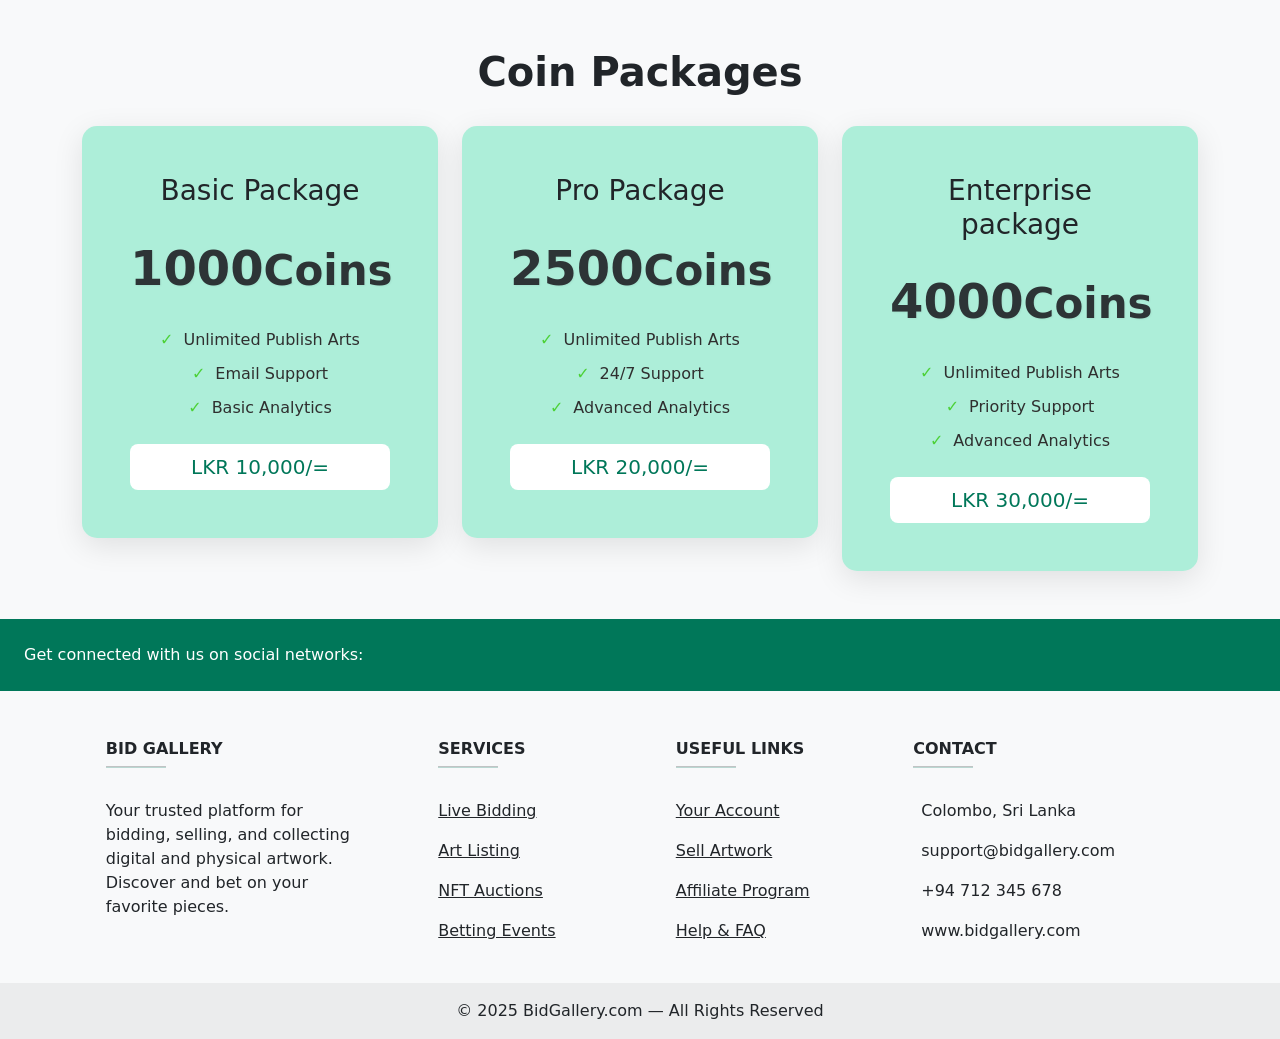
<file: web/CoinPackages.html>
<!DOCTYPE html>
<html lang="en">
    <head>
        <meta charset="UTF-8">
        <title>Pricing Cards</title>
        <meta name="viewport" content="width=device-width, initial-scale=1">
        <!-- Bootstrap CDN -->
        <link href="https://cdn.jsdelivr.net/npm/bootstrap@5.3.3/dist/css/bootstrap.min.css" rel="stylesheet">
        <link rel="stylesheet" href="style/notification.css">

        <style>
            body {
                background-color: #f8f9fa;
            }

            .pricing-card {
                perspective: 1000px;
                transition: transform 0.6s;
                transform-style: preserve-3d;
            }

            .pricing-card:hover {
                transform: rotateY(10deg) scale(1.05);
            }

            .card-body {
                background-color: #ADEED9;
                border-radius: 15px;
                box-shadow: 0 8px 30px rgba(0, 0, 0, 0.1);
                transition: all 0.3s ease;
            }

            .price {
                font-size: 3rem;
                font-weight: bold;
                color: #2d3436;
                text-shadow: 1px 1px 2px rgba(0, 0, 0, 0.05);
            }

            .feature-list {
                list-style-type: none;
                padding: 0;
            }

            .feature-list li {
                margin-bottom: 10px;
                color: #2f2f2f;
            }

            .feature-list li::before {
                content: "✓";
                margin-right: 10px;
                color: #4cd137;
                font-weight: bold;
            }

            .btn-custom {
                background-color: #ffffff;
                color: #007759;
                border: none;
                transition: all 0.3s ease;
            }

            .btn-custom:hover {
                background-color: #007759;
                color: #ffffff;
                transform: translateY(-3px);
                box-shadow: 0 4px 15px rgba(76, 209, 55, 0.4);
            }

            .title-heading {
                font-size: 2.5rem;
                margin-bottom: 30px;
                text-align: center;
                font-weight: bold;
            }
        </style>
    </head>
    <body>

        <div class="container py-5">
            <h2 class="title-heading">Coin Packages</h2>
            <div class="row justify-content-center g-4">
                <!-- Card 1 -->
                <div class="col-md-4">
                    <div class="pricing-card">
                        <div class="card-body text-center p-5">
                            <h3 class="mb-4">Basic Package</h3>
                            <div class="price mb-4">1000<small>Coins</small></div>
                            <ul class="feature-list mb-4">
                                <li>Unlimited Publish Arts</li>
                                <li>Email Support</li>
                                <li>Basic Analytics</li>
                            </ul>
                            <button id="payhere-payment"  type="submit" class="btn btn-custom btn-lg w-100" onclick="basicPackage();">LKR 10,000/=</button>
                        </div>
                    </div>
                </div>

                <!-- Card 2 -->
                <div class="col-md-4">
                    <div class="pricing-card">
                        <div class="card-body text-center p-5">
                            <h3 class="mb-4">Pro Package</h3>
                            <div class="price mb-4">2500<small>Coins</small></div>
                            <ul class="feature-list mb-4">
                                <li>Unlimited Publish Arts</li>
                                <li>24/7 Support</li>
                                <li>Advanced Analytics</li>                
                            </ul>
                            <button id="payhere-payment" type="submit" class="btn btn-custom btn-lg w-100" onclick="proPackage();">LKR 20,000/=</button>
                        </div>
                    </div>
                </div>

                <!-- Card 3 -->
                <div class="col-md-4">
                    <div class="pricing-card">
                        <div class="card-body text-center p-5">
                            <h3 class="mb-4">Enterprise package</h3>
                            <div class="price mb-4">4000<small>Coins</small></div>
                            <ul class="feature-list mb-4">
                                <li>Unlimited Publish Arts</li>
                                <li>Priority Support</li>
                                <li>Advanced Analytics</li>   
                            </ul>
                            <button id="payhere-payment"  type="submit"  class="btn btn-custom btn-lg w-100" onclick="enterprisePackage();">LKR 30,000/=</button>
                        </div>
                    </div>
                </div>
            </div>
        </div>



        <!-- Footer -->
        <footer class="text-center text-lg-start text-dark bg-light">

            <!-- Top section -->
            <section class="d-flex justify-content-center justify-content-lg-between p-4" style="background-color: #007759;">
                <div class="me-5 text-white">
                    <span>Get connected with us on social networks:</span>
                </div>
            </section>

            <!-- Links section -->
            <section>
                <div class="container text-center text-md-start mt-5">
                    <div class="row mt-3">

                        <!-- Company Info -->
                        <div class="col-md-3 col-lg-4 col-xl-3 mx-auto mb-4">
                            <h6 class="text-uppercase fw-bold">Bid Gallery</h6>
                            <hr class="mb-4 mt-0 d-inline-block mx-auto" style="width: 60px; background-color: #007759; height: 2px"/>
                            <p>
                                Your trusted platform for bidding, selling, and collecting digital and physical artwork. Discover and bet on your favorite pieces.
                            </p>
                        </div>

                        <!-- Products -->
                        <div class="col-md-2 col-lg-2 col-xl-2 mx-auto mb-4">
                            <h6 class="text-uppercase fw-bold">Services</h6>
                            <hr class="mb-4 mt-0 d-inline-block mx-auto" style="width: 60px; background-color: #007759; height: 2px"/>
                            <p><a href="#!" class="text-dark">Live Bidding</a></p>
                            <p><a href="#!" class="text-dark">Art Listing</a></p>
                            <p><a href="#!" class="text-dark">NFT Auctions</a></p>
                            <p><a href="#!" class="text-dark">Betting Events</a></p>
                        </div>

                        <!-- Useful Links -->
                        <div class="col-md-3 col-lg-2 col-xl-2 mx-auto mb-4">
                            <h6 class="text-uppercase fw-bold">Useful Links</h6>
                            <hr class="mb-4 mt-0 d-inline-block mx-auto" style="width: 60px; background-color: #007759; height: 2px"/>
                            <p><a href="#!" class="text-dark">Your Account</a></p>
                            <p><a href="#!" class="text-dark">Sell Artwork</a></p>
                            <p><a href="#!" class="text-dark">Affiliate Program</a></p>
                            <p><a href="#!" class="text-dark">Help & FAQ</a></p>
                        </div>

                        <!-- Contact -->
                        <div class="col-md-4 col-lg-3 col-xl-3 mx-auto mb-md-0 mb-4">
                            <h6 class="text-uppercase fw-bold">Contact</h6>
                            <hr class="mb-4 mt-0 d-inline-block mx-auto" style="width: 60px; background-color: #007759; height: 2px"/>
                            <p><i class="fas fa-home me-2"></i> Colombo, Sri Lanka</p>
                            <p><i class="fas fa-envelope me-2"></i> support@bidgallery.com</p>
                            <p><i class="fas fa-phone me-2"></i> +94 712 345 678</p>
                            <p><i class="fas fa-globe me-2"></i> www.bidgallery.com</p>
                        </div>

                    </div>
                </div>
            </section>

            <!-- Copyright -->
            <div class="text-center p-3" style="background-color: rgba(0, 0, 0, 0.05);">
                © 2025 BidGallery.com — All Rights Reserved
            </div>

        </footer>


        <!-- End of .container -->
        <!-- Bootstrap Bundle JS -->
        <script src="https://cdn.jsdelivr.net/npm/bootstrap@5.3.3/dist/js/bootstrap.bundle.min.js"></script>
        <script type="text/javascript" src="https://www.payhere.lk/lib/payhere.js"></script>
        <script src="script/checkout.js"></script>
        <script src="script/notification.js"></script>
    </body>
</html>
</file>
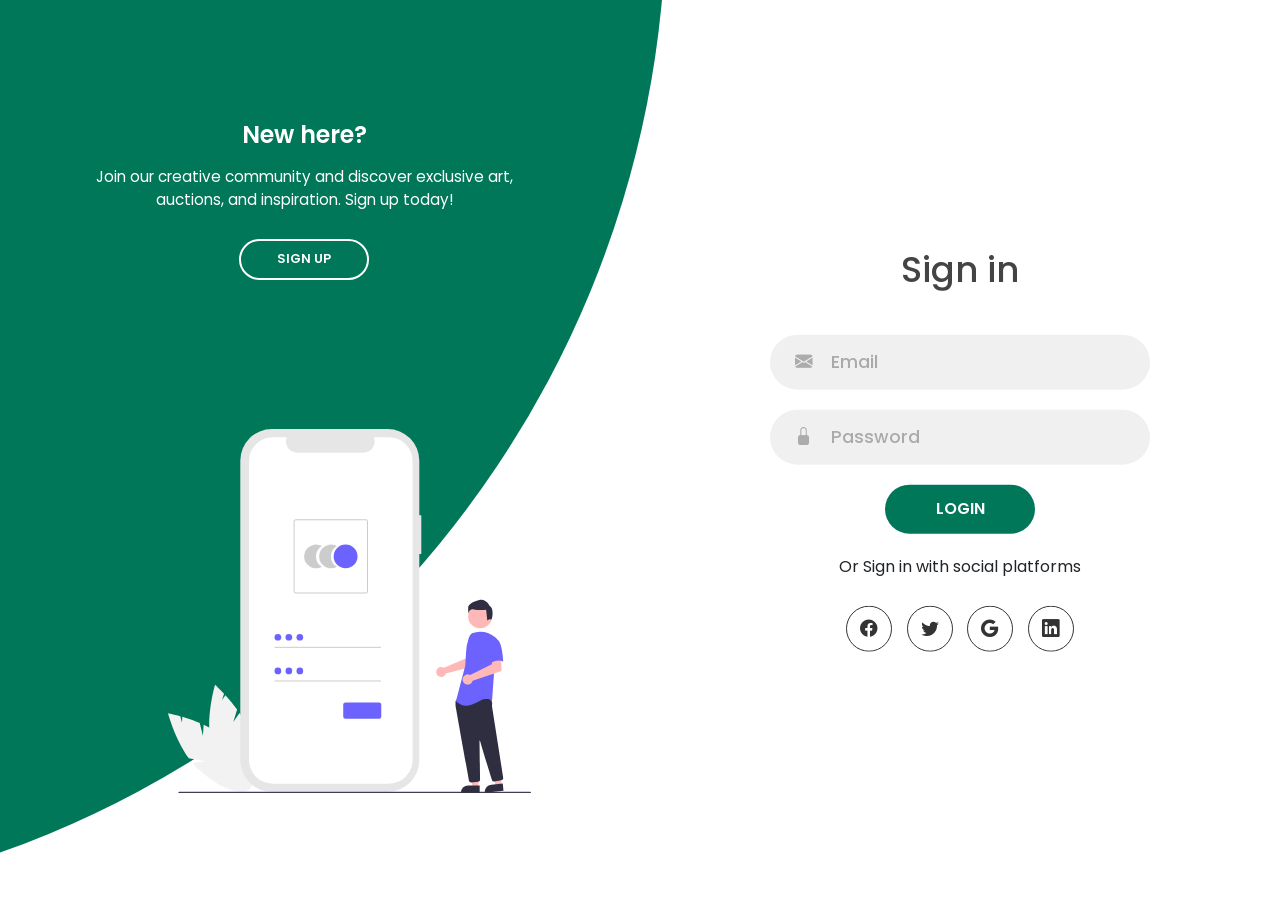
<file: web/SignIn.html>
<!DOCTYPE html>
<html lang="en">

    <head>
        <meta charset="UTF-8" />
        <meta name="viewport" content="width=device-width, initial-scale=1.0" />

        <!-- Bootstrap CSS -->
        <link href="https://cdn.jsdelivr.net/npm/bootstrap@5.3.2/dist/css/bootstrap.min.css" rel="stylesheet" />

        <!-- Bootstrap Icons -->
        <link href="https://cdn.jsdelivr.net/npm/bootstrap-icons@1.10.5/font/bootstrap-icons.css" rel="stylesheet" />

        <!-- Google Font -->
        <link href="https://fonts.googleapis.com/css2?family=Poppins:wght@200;300;400;500;600;700;800&display=swap"
              rel="stylesheet">
              <link rel="stylesheet" href="style/notification.css">
        <!-- Custom CSS -->
        <link rel="stylesheet" href="style/signin.css">

        <title>Sign In / Sign Up</title>
    </head>

    <body>

        <div class="container" id="container">
            <div class="forms-container">
                <div class="signin-signup">

                    <!-- Sign In -->
                    <form action="#" class="sign-in-form">
                        <h2 class="title">Sign in</h2>
                        <div id="message1" class="error-text"></div>
                        <div class="input-field"><i class="bi bi-envelope-fill"></i><input type="email" placeholder="Email"   id="email"/></div>
                        <div class="input-field"><i class="bi bi-lock-fill"></i><input type="password" placeholder="Password" id="password" /></div>
                        <input type="button" value="Login" class="btn solid" onclick="signIn();"/>
                        <p class="social-text">Or Sign in with social platforms</p>
                        <div class="social-media">
                            <a href="#" class="social-icon"><i class="bi bi-facebook"></i></a>
                            <a href="#" class="social-icon"><i class="bi bi-twitter"></i></a>
                            <a href="#" class="social-icon"><i class="bi bi-google"></i></a>
                            <a href="#" class="social-icon"><i class="bi bi-linkedin"></i></a>
                        </div>
                    </form>

                    <!-- Sign Up -->
                    <form action="#" class="sign-up-form">
                        <h2 class="title">Sign up</h2>
                        <div id="message2" class="error-text"></div>
                        <div class="input-field"><i class="bi bi-person-fill"></i><input type="text" placeholder="First Name" id="first_name"/></div>
                        <div class="input-field"><i class="bi bi-person-fill"></i><input type="text" placeholder="Last Name" id="last_name" /></div>
                        <div class="input-field"><i class="bi bi-telephone-fill"></i><input type="tel" placeholder="Mobile Number" id="mobile"  /></div>
                        <div class="input-field"><i class="bi bi-envelope-fill"></i><input type="email" placeholder="Email"  id="email" /></div>
                        <div class="input-field"><i class="bi bi-lock-fill"></i><input type="password" placeholder="Password" id="password" /></div>
                        <input type="button" class="btn" value="Sign up" onclick="signUp();" />
                        <p class="social-text">Or Sign up with social platforms</p>
                        <div class="social-media">
                            <a href="#" class="social-icon"><i class="bi bi-facebook"></i></a>
                            <a href="#" class="social-icon"><i class="bi bi-twitter"></i></a>
                            <a href="#" class="social-icon"><i class="bi bi-google"></i></a>
                            <a href="#" class="social-icon"><i class="bi bi-linkedin"></i></a>
                        </div>
                    </form>
                </div>
            </div>

            <!-- Panels -->
            <div class="panels-container">
                <div class="panel left-panel">
                    <div class="content">
                        <h3>New here?</h3>
                        <p>Join our creative community and discover exclusive art, auctions, and inspiration. Sign up today!</p>
                        <button class="btn transparent" id="sign-up-btn">Sign up</button>
                    </div>
                    <img src="Resources/login.svg" class="image" alt="" />
                </div>
                <div class="panel right-panel">
                    <div class="content">
                        <h3>One of us?</h3>
                        <p>Sign in to explore exclusive artworks, join live auctions, and connect with artists and collectors.</p>
                        <button class="btn transparent" id="sign-in-btn">Sign in</button>
                    </div>
                    <img src="Resources/reg.svg" class="image" alt="" />
                </div>
            </div>
        </div>


        <!-- Verification Popup -->
        <div id="verification-frame" class="verification-popup">
            <div class="popup-content">
                <h3>Email Verification</h3>
                <p>Enter the verification code sent to your email</p>
                <div id="massage3" class="error-text"></div>
                <input type="text" placeholder="Verification Code" id="verification-code" />
                <button onclick="verifyAccount();">Submit</button>
            </div>
        </div>

        <script src="script/signin.js"></script>
        <script src="script/signup.js"></script>
          <script src="script/notification.js"></script>
    </body>

</html>
</file>
<file: web/style/notification.css>
/* Notification */
.notification-container {
  --popup-min-width: 200px;
  --popup-max-height: 400px;
  --min-header-height: 42px;
  --popup-border-radius: 8px;
  --popup-border-width: 1px;
  --popup-border-left-width: 6px;
  --popup-border-color: transparent;
  --popup-box-shadow: 0 0 20px rgba(255, 255, 255, 0.6);
  --popup-dividing-border: 1px solid rgba(0, 0, 0, 0.05);
  /* dialog */
  --popup-dialog-bg: rgba(255, 255, 255, 0.93);
  --popup-dialog-border-width: 1px;
  --popup-dialog-border-left-width: 8px;
  --popup-dialog-lborder-color: #0b8dad;
  --popup-dialog-border-color: transparent;
  --popup-dialog-title-color: #222;
  --popup-dialog-desc-color: #444;
  --popup-dialog-close-x-color: #a61818;
  --popup-dialog-box-shadow: -1px -1px 20px rgba(255, 255, 255, 0.4),
    5px 5px 15px rgba(0, 0, 0, 0.8);
  /* dialog buttons */
  --popup-btns-dividing-border: none;
  --popup-btn-border-width: 2px;
  --popup-btn-min-height: 38px;
  --popup-btn-min-width: 80px;
  --popup-btn-radus: 8px;
  --popup-btn-text-shadow: 1px 1px rgba(0, 0, 0, 0.6);
  --popup-action-border: #12ba82;
  --popup-action-color: #12ba82;
  --popup-cancel-border: #bbb;
  --popup-cancel-color: #a61818;
  --popup-cancel-hover-color: #ff0000;
  --popup-action-hover-color: #14d796;
  /* error */
  --popup-error-bg: #fff0f0;
  --popup-error-color: #9f3a38;
  --popup-error-border-color: #e0b4b4;
  --popup-error-lborder-color: #ca0e0e;
  --popup-error-title-color: #f01111;
  --popup-error-close-x-color: #ca0e0e;
  /* warning */
  --popup-warning-bg: #fffaf3;
  --popup-warning-color: #997240;
  --popup-warning-border-color: #c9ba9b;
  --popup-warning-lborder-color: #f7a307;
  --popup-warning-title-color: #f07911;
  --popup-warning-close-x-color: #997240;
  /* success */
  --popup-success-bg: #fcfff5;
  --popup-success-color: #1a531b;
  --popup-success-border-color: #6da16d;
  --popup-success-lborder-color: #1e9520;
  --popup-success-title-color: #12ba82;
  --popup-success-close-x-color: #6a9469;
  /* info */
  --popup-info-bg: #f8ffff;
  --popup-info-color: #064b84;
  --popup-info-border-color: #295b83;
  --popup-info-lborder-color: #0b86ea;
  --popup-info-title-color: #2984c4;
  --popup-info-close-x-color: #5a7184;
}

.notification-container {
  position: fixed;
  font-size: 1em;
  z-index: 1001;
  transition: all 0.4s linear;
}

.notification-container.center {
  top: 30%;
  left: 50%;
  transform: translate(-50%, -30%);
  height: fit-content;
}

.notification-container.top-left {
  left: 1vw;
  top: 2vh;
}

.notification-container.bottom-left {
  left: 1vw;
  bottom: 2vh;
}

.notification-container.top-right {
  right: 1vw;
  top: 2vh;
}

.notification-container.bottom-right {
  right: 1vw;
  bottom: 2vh;
}

.notification-container.top-right .notification,
.notification-container.bottom-right .notification {
  margin-left: auto;
}

.notification {
  position: relative;
  overflow: hidden;
  width: 350px;
  min-width: var(--popup-min-width);
  max-width: 98vw;
  max-height: var(--popup-max-height);
  margin-bottom: 6px;
  border: var(--popup-border-width) solid var(--popup-border-color);
  border-left-width: var(--popup-border-left-width);
  border-radius: var(--popup-border-radius);
  box-shadow: var(--popup-box-shadow);
  transition-property: all;
  transition-duration: 0.5s;
  transition-timing-function: cubic-bezier(0, 1, 0.5, 1);
  user-select: none;
  z-index: 1001;
}

.notification-title {
  display: flex;
  justify-content: space-between;
  align-items: center;
  min-height: var(--min-header-height);
  line-height: var(--min-header-height);
  border-bottom: var(--popup-dividing-border);
}

.notification-title .title {
  padding-left: 12px;
  flex: 1;
  font-size: 1.2em;
  font-weight: 500;
}

.notification-body {
  position: relative;
  display: flex;
  justify-content: flex-start;
  align-items: center;
  min-height: 56px;
  padding: 0;
  word-break: break-word !important;
}

.notification-body .notification-close {
  position: absolute;
  top: 4px;
  right: 4px;
}

.notification-desc {
  position: relative;
  overflow: hidden;
  flex: 1;
  font-weight: 500;
  line-height: 2em;
  padding: 16px 12px;
  max-height: calc(var(--popup-max-height) - var(--min-header-height));
}

/* spec */
.notification-dialog {
  position: relative;
  background-color: var(--popup-dialog-bg);
  color: var(--popup-dialog-desc-color);
  border-color: var(--popup-dialog-border-color);
  border-width: var(--popup-dialog-border-width);
  border-left-width: var(--popup-dialog-border-left-width);
  border-left-color: var(--popup-dialog-lborder-color);
  box-shadow: var(--popup-dialog-box-shadow);
}

.notification-dialog .notification-title {
  color: var(--popup-dialog-title-color);
}

.notification-error {
  background-color: var(--popup-error-bg);
  color: var(--popup-error-color);
  border-color: var(--popup-error-border-color);
  border-left-color: var(--popup-error-lborder-color);
}

.notification-error .notification-title {
  color: var(--popup-error-title-color);
}

.notification-success {
  background-color: var(--popup-success-bg);
  color: var(--popup-success-color);
  border-color: var(--popup-success-border-color);
  border-left-color: var(--popup-success-lborder-color);
}

.notification-success .notification-title {
  color: var(--popup-success-title-color);
}

.notification-warning {
  background: var(--popup-warning-bg);
  color: var(--popup-warning-color);
  border-color: var(--popup-warning-border-color);
  border-left-color: var(--popup-warning-lborder-color);
}

.notification-warning .notification-title {
  color: var(--popup-warning-title-color);
}

.notification-info {
  background: var(--popup-info-bg);
  color: var(--popup-info-color);
  border-color: var(--popup-info-border-color);
  border-left-color: var(--popup-info-lborder-color);
}

.notification-info .notification-title {
  color: var(--popup-info-title-color);
}

.notification-close {
  display: block;
  height: 24px;
  width: 24px;
  transition: color 0.1s;
  cursor: pointer;
}

.notification-close svg {
  display: block;
}

.notification-close .close-x {
  fill: transparent;
  stroke-linecap: round;
  stroke-width: 5;
}

.notification-dialog .close-x {
  stroke: var(--popup-dialog-close-x-color);
}

.notification-error .close-x {
  stroke: var(--popup-error-close-x-color);
}

.notification-warning .close-x {
  stroke: var(--popup-warning-close-x-color);
}

.notification-success .close-x {
  stroke: var(--popup-success-close-x-color);
}

.notification-info .close-x {
  stroke: var(--popup-info-close-x-color);
}

.bottom-right .notification.animation-slide-in,
.top-right .notification.animation-slide-in {
  animation: slide-in 0.4s forwards, bounceIn 0.7s forwards;
  transform: translateX(100%);
}

.bottom-right .notification.animation-slide-out,
.top-right .notification.animation-slide-out {
  animation: right-slide-out 0.4s forwards;
}

.top-left .notification.animation-slide-in,
.bottom-left .notification.animation-slide-in {
  animation: slide-in 0.4s forwards, bounceIn 0.7s forwards;
  transform: translateX(-100%);
}

.top-left .notification.animation-slide-out,
.bottom-left .notification.animation-slide-out {
  animation: left-slide-out 0.4s forwards;
}

.notification.animation-fade-in {
  animation: fade-in 0.4s forwards;
}

.notification.animation-fade-out {
  animation: fade-out 0.4s forwards;
}

.notification-buttons {
  display: flex;
  justify-content: space-around;
  padding: 4px 0;
  border-top: var(--popup-btns-dividing-border);
}

.notification-button {
  position: relative;
  display: inline-block;
  cursor: pointer;
  min-height: var(--popup-btn-min-height);
  min-width: var(--popup-btn-min-width);
  font-weight: 600;
  text-align: center;
  vertical-align: middle;
  border: var(--popup-btn-border-width) solid transparent;
  border-radius: var(--popup-btn-radus);
  text-shadow: var(--popup-btn-text-shadow);
}

.notification-button::before {
  position: absolute;
  left: 0;
  top: 0;
  width: 100%;
  height: 100%;
  display: flex;
  justify-content: center;
  align-items: center;
  font-size: 1.32em;
}

.notification-cancel:before {
  content: '\2717';
}

.notification-cancel {
  color: var(--popup-cancel-color);
  border-color: var(--popup-cancel-border);
}

.notification-cancel:hover {
  color: var(--popup-cancel-hover-color);
}

.notification-action:before {
  content: '\2714';
}

.notification-action {
  color: var(--popup-action-color);
  border-color: var(--popup-action-border);
}

.notification-action:hover {
  color: var(--popup-action-hover-color);
}

.overlay {
  position: fixed;
  top: 0;
  left: 0;
  height: 100%;
  width: 100%;
  background-color: rgba(0, 0, 0, 0.2);
  z-index: 1000;
  display: none;
}

.overlay.active {
  display: block;
}

@keyframes fade-in {
  0% {
    transform: scale(0);
    visibility: hidden;
    opacity: 0;
    max-height: 0;
  }

  100% {
    transform: scale(1);
    visibility: visible;
    opacity: 1;
    max-height: var(--popup-max-height);
  }
}

@keyframes fade-out {
  to {
    transform: scale(0);
    max-height: 0;
    opacity: 0;
    visibility: hidden;
  }
}


@keyframes slide-in {
  to {
    transform: translateX(0);
  }
}

@keyframes left-slide-out {
  to {
    transform: translateX(-120%);
    margin: 0;
    max-height: 0;
    opacity: 0;
  }
}

@keyframes right-slide-out {
  to {
    transform: translateX(120%);
    margin: 0;
    max-height: 0;
    opacity: 0;
  }
}

@keyframes bounceIn {
  50% {
    transform: scale(0.84);
    opacity: 0.5;
  }

  75% {
    transform: scale(0.99);
    opacity: 0.9;
  }

  100% {
    transform: scale(1);
    opacity: 1;
  }
}
</file>
<file: web/style/signin.css>
@import url("https://fonts.googleapis.com/css2?family=Poppins:wght@200;300;400;500;600;700;800&display=swap");

* {

    margin: 0;
    padding: 0;
    box-sizing: border-box;
    overflow: hidden;
    
}


body,
input {
    font-family: "Poppins", sans-serif;
}

.container {
    /* position: relative; */
    width: 100%;
    background-color: #fff;
    min-height: 100vh;
    overflow: hidden;
}

.forms-container {
    position: absolute;
    width: 100%;
    height: 100%;
    top: 0;
    left: 0;
}

.signin-signup {
    position: absolute;
    top: 50%;
    transform: translate(-50%, -50%);
    left: 75%;
    width: 50%;
    transition: 1s 0.7s ease-in-out;
    display: grid;
    grid-template-columns: 1fr;
    z-index: 5;
}

form {
    display: flex;
    align-items: center;
    justify-content: center;
    flex-direction: column;
    padding: 0rem 5rem;
    transition: all 0.2s 0.7s;
    overflow: hidden;
    grid-column: 1 / 2;
    grid-row: 1 / 2;
}

form.sign-up-form {
    opacity: 0;
    z-index: 1;
}

form.sign-in-form {
    z-index: 2;
}

.title {
    font-size: 2.2rem;
    color: #444;
    margin-bottom: 10px;
}

.input-field {
    max-width: 380px;
    width: 100%;
    background-color: #f0f0f0;
    margin: 10px 0;
    height: 55px;
    border-radius: 55px;
    display: grid;
    grid-template-columns: 15% 85%;
    padding: 0 0.4rem;
    position: relative;
}

.input-field i {
    text-align: center;
    line-height: 55px;
    color: #acacac;
    transition: 0.5s;
    font-size: 1.1rem;
}

.input-field input {
    background: none;
    outline: none;
    border: none;
    line-height: 1;
    font-weight: 600;
    font-size: 1.1rem;
    color: #333;
}

.input-field input::placeholder {
    color: #aaa;
    font-weight: 500;
}

.social-text {
    padding: 0.7rem 0;
    font-size: 1rem;
}

.social-media {
    display: flex;
    justify-content: center;
}

.social-icon {
    height: 46px;
    width: 46px;
    display: flex;
    justify-content: center;
    align-items: center;
    margin: 0 0.45rem;
    color: #333;
    border-radius: 50%;
    border: 1px solid #333;
    text-decoration: none;
    font-size: 1.1rem;
    transition: 0.3s;
}

.social-icon:hover {
    color: #007759;
    border-color: #007759;
}

.btn {
    width: 150px;
    background-color: #007759;
    border: none;
    outline: none;
    height: 49px;
    border-radius: 49px;
    color: #fff;
    text-transform: uppercase;
    font-weight: 600;
    margin: 10px 0;
    cursor: pointer;
    transition: 0.5s;
}

.btn:hover {
    background-color:  #007759;
}
.panels-container {
    position: absolute;
    height: 100%;
    width: 100%;
    top: 0;
    left: 0;
    display: grid;
    grid-template-columns: repeat(2, 1fr);
}

.container:before {
    content: "";
    position: absolute;
    height: 2000px;
    width: 2000px;
    top: -10%;
    right: 48%;
    transform: translateY(-50%);
    background-image: linear-gradient(-45deg, #007759 0%,  #007759 100%);
    transition: 1.8s ease-in-out;
    border-radius: 50%;
    z-index: 6;
}

.image {
    width: 80%;
    transition: transform 1.1s ease-in-out;
    transition-delay: 0.4s;
}

.panel {
    display: flex;
    flex-direction: column;
    align-items: flex-end;
    justify-content: space-around;
    text-align: center;
    z-index: 6;
}

.left-panel {
    pointer-events: all;
    padding: 3rem 17% 2rem 12%;
}

.right-panel {
    pointer-events: none;
    padding: 3rem 12% 2rem 17%;
}

.panel .content {
    color: #fff;
    transition: transform 0.9s ease-in-out;
    transition-delay: 0.6s;
}

.panel h3 {
    font-weight: 600;
    line-height: 1;
    font-size: 1.5rem;
}

.panel p {
    font-size: 0.95rem;
    padding: 0.7rem 0;
}

.btn.transparent {
    margin: 0;
    background: none;
    border: 2px solid #fff;
    width: 130px;
    height: 41px;
    font-weight: 600;
    font-size: 0.8rem;
}

.right-panel .image,
.right-panel .content {
    transform: translateX(800px);
}

/* ANIMATION */

.container.sign-up-mode:before {
    transform: translate(100%, -50%);
    right: 52%;
}

.container.sign-up-mode .left-panel .image,
.container.sign-up-mode .left-panel .content {
    transform: translateX(-800px);
}

.container.sign-up-mode .signin-signup {
    left: 25%;
}

.container.sign-up-mode form.sign-up-form {
    opacity: 1;
    z-index: 2;
}

.container.sign-up-mode form.sign-in-form {
    opacity: 0;
    z-index: 1;
}

.container.sign-up-mode .right-panel .image,
.container.sign-up-mode .right-panel .content {
    transform: translateX(0%);
}

.container.sign-up-mode .left-panel {
    pointer-events: none;
}

.container.sign-up-mode .right-panel {
    pointer-events: all;
}

@media (max-width: 870px) {
    .container {
        min-height: 800px;
        height: 100vh;
    }
    .signin-signup {
        width: 100%;
        top: 95%;
        transform: translate(-50%, -100%);
        transition: 1s 0.8s ease-in-out;
    }

    .signin-signup,
    .container.sign-up-mode .signin-signup {
        left: 50%;
    }

    .panels-container {
        grid-template-columns: 1fr;
        grid-template-rows: 1fr 2fr 1fr;
    }

    .panel {
        flex-direction: row;
        justify-content: space-around;
        align-items: center;
        padding: 2.5rem 8%;
        grid-column: 1 / 2;
    }

    .right-panel {
        grid-row: 3 / 4;
    }

    .left-panel {
        grid-row: 1 / 2;
    }

    .image {
        width: 200px;
        transition: transform 0.9s ease-in-out;
        transition-delay: 0.6s;
    }

    .panel .content {
        padding-right: 15%;
        transition: transform 0.9s ease-in-out;
        transition-delay: 0.8s;
    }

    .panel h3 {
        font-size: 1.2rem;
    }

    .panel p {
        font-size: 0.7rem;
        padding: 0.5rem 0;
    }

    .btn.transparent {
        width: 110px;
        height: 35px;
        font-size: 0.7rem;
    }

    .container:before {
        width: 1500px;
        height: 1500px;
        transform: translateX(-50%);
        left: 30%;
        bottom: 68%;
        right: initial;
        top: initial;
        transition: 2s ease-in-out;
    }

    .container.sign-up-mode:before {
        transform: translate(-50%, 100%);
        bottom: 32%;
        right: initial;
    }

    .container.sign-up-mode .left-panel .image,
    .container.sign-up-mode .left-panel .content {
        transform: translateY(-300px);
    }

    .container.sign-up-mode .right-panel .image,
    .container.sign-up-mode .right-panel .content {
        transform: translateY(0px);
    }

    .right-panel .image,
    .right-panel .content {
        transform: translateY(300px);
    }

    .container.sign-up-mode .signin-signup {
        top: 5%;
        transform: translate(-50%, 0);
    }
}

@media (max-width: 570px) {
    form {
        padding: 0 1.5rem;
    }

    .image {
        display: none;
    }
    .panel .content {
        padding: 0.5rem 1rem;
    }
    .container {
        padding: 1.5rem;
    }

    .container:before {
        bottom: 72%;
        left: 50%;
    }

    .container.sign-up-mode:before {
        bottom: 28%;
        left: 50%;
    }
}

.verification-popup {
  position: fixed;
  top: 0;
  left: 0;
  width: 100%;
  height: 100%;
  display: none;
  background-color: rgba(0, 0, 0, 0.5);
  align-items: center;
  justify-content: center;
  z-index: 9999;
}

.popup-content {
  background: white;
  padding: 2rem;
  border-radius: 12px;
  width: 320px;
  text-align: center;
  animation: fadeIn 0.4s ease-in-out;
}

.popup-content h3 {
  margin-bottom: 0.5rem;
  font-size: 1.4rem;
  font-weight: 600;
  color: #333;
}

.popup-content p {
  font-size: 0.9rem;
  color: #666;
  margin-bottom: 1rem;
}

.popup-content input {
  width: 100%;
  padding: 0.6rem;
  margin-bottom: 1rem;
  border-radius: 8px;
  border: 1px solid #ccc;
  font-size: 1rem;
}

.popup-content button {
  background-color: #007759;
  color: white;
  border: none;
  padding: 0.5rem 1.2rem;
  border-radius: 8px;
  cursor: pointer;
  font-weight: 600;
  transition: background 0.3s ease;
}

.popup-content button:hover {
  background-color: #005f4e;
}

@keyframes fadeIn {
  from {
    opacity: 0;
    transform: scale(0.95);
  }
  to {
    opacity: 1;
    transform: scale(1);
  }
}

.error-text {
  color: #e74c3c; /* bright red for errors */
  font-size: 14px;
  margin-top: 8px;
  background-color: #ffffff;
  padding: 8px 12px;
  display: inline-block;
  width: 100%;
  max-width: 400px;
  font-weight: 500;
  
}
</file>
